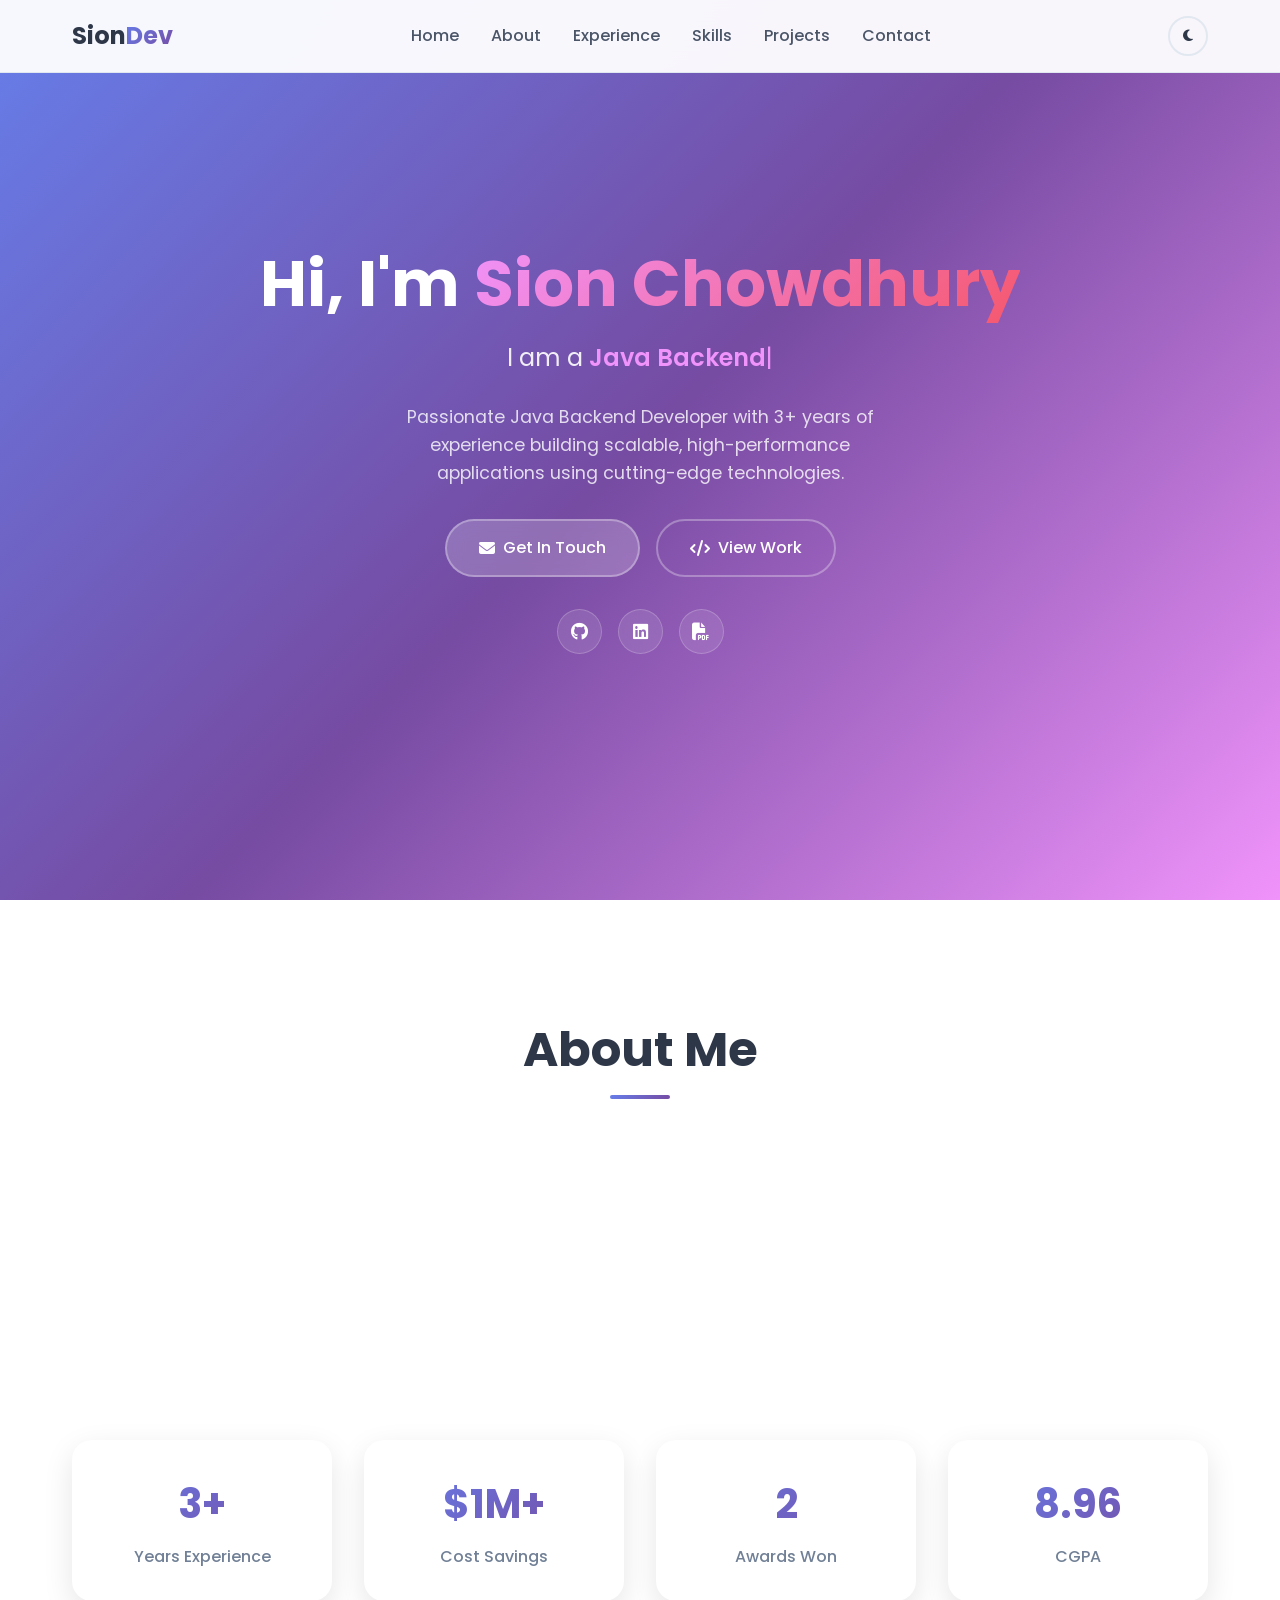
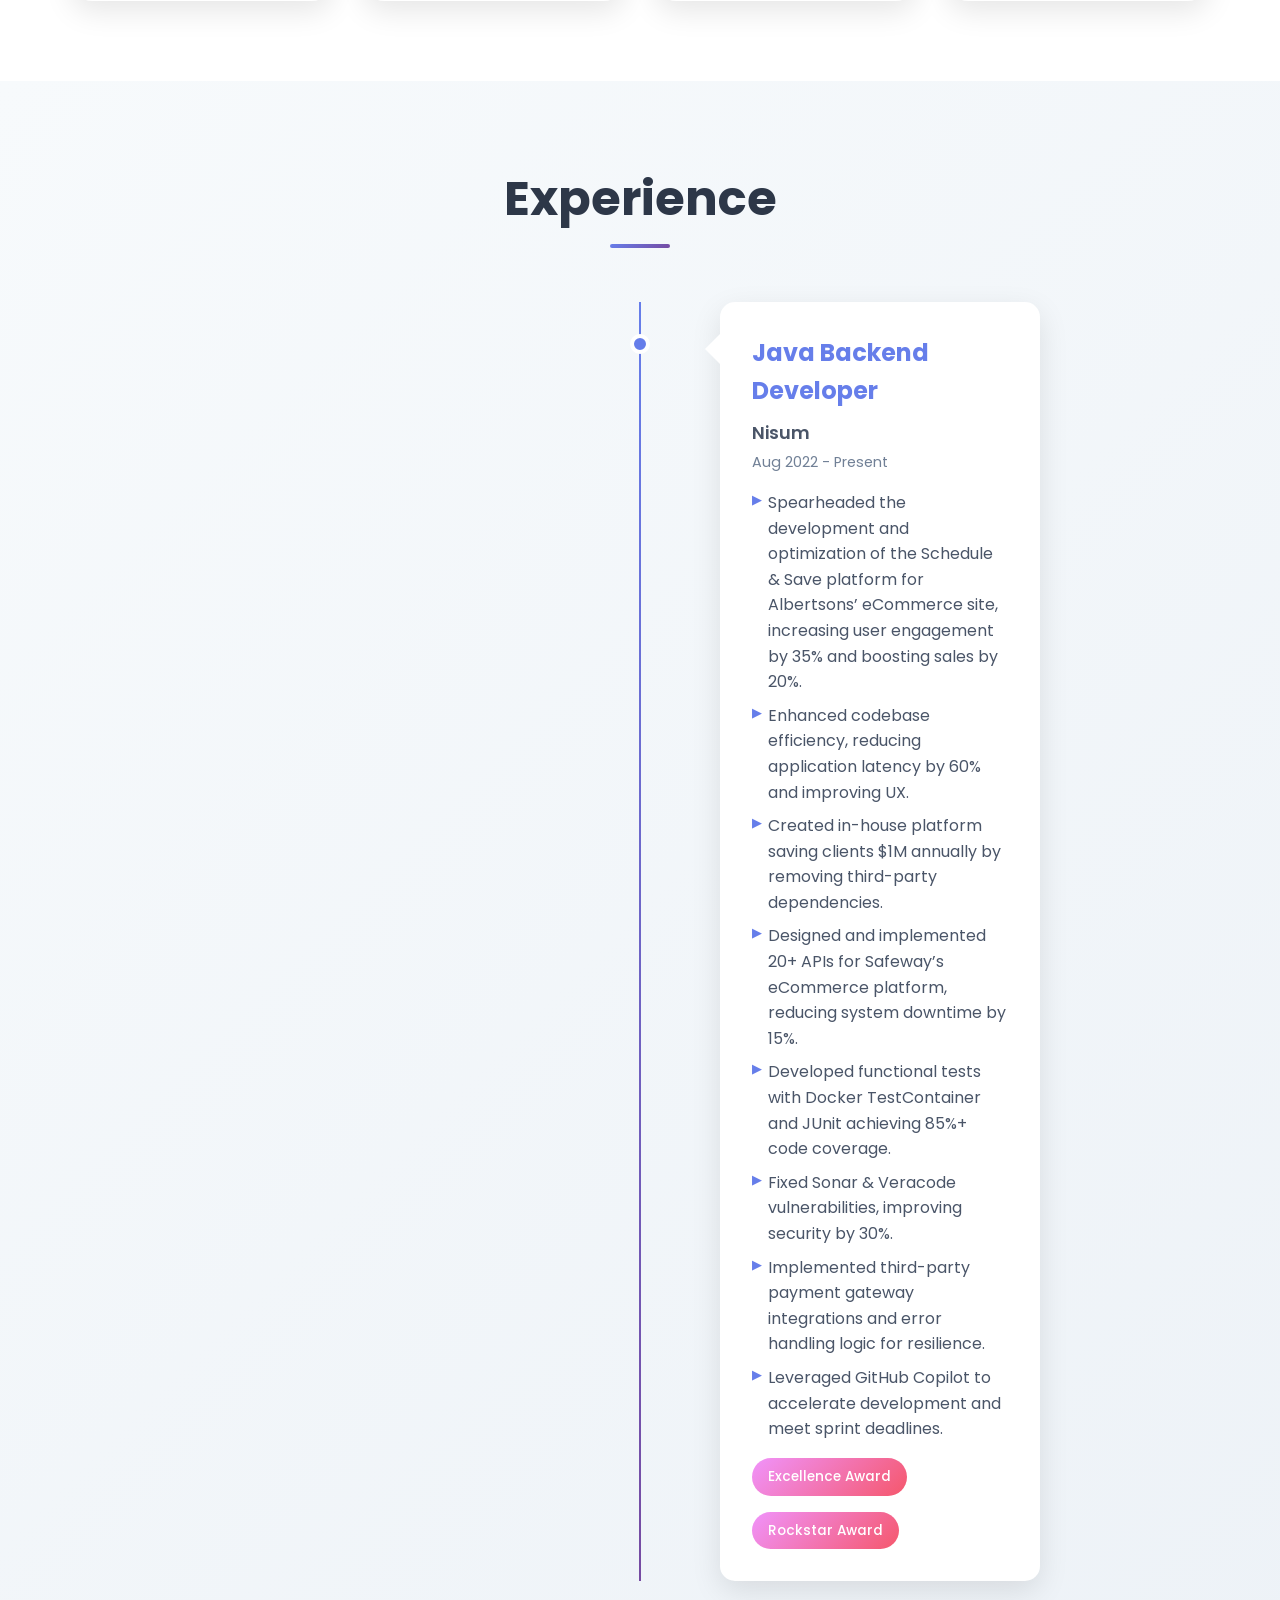
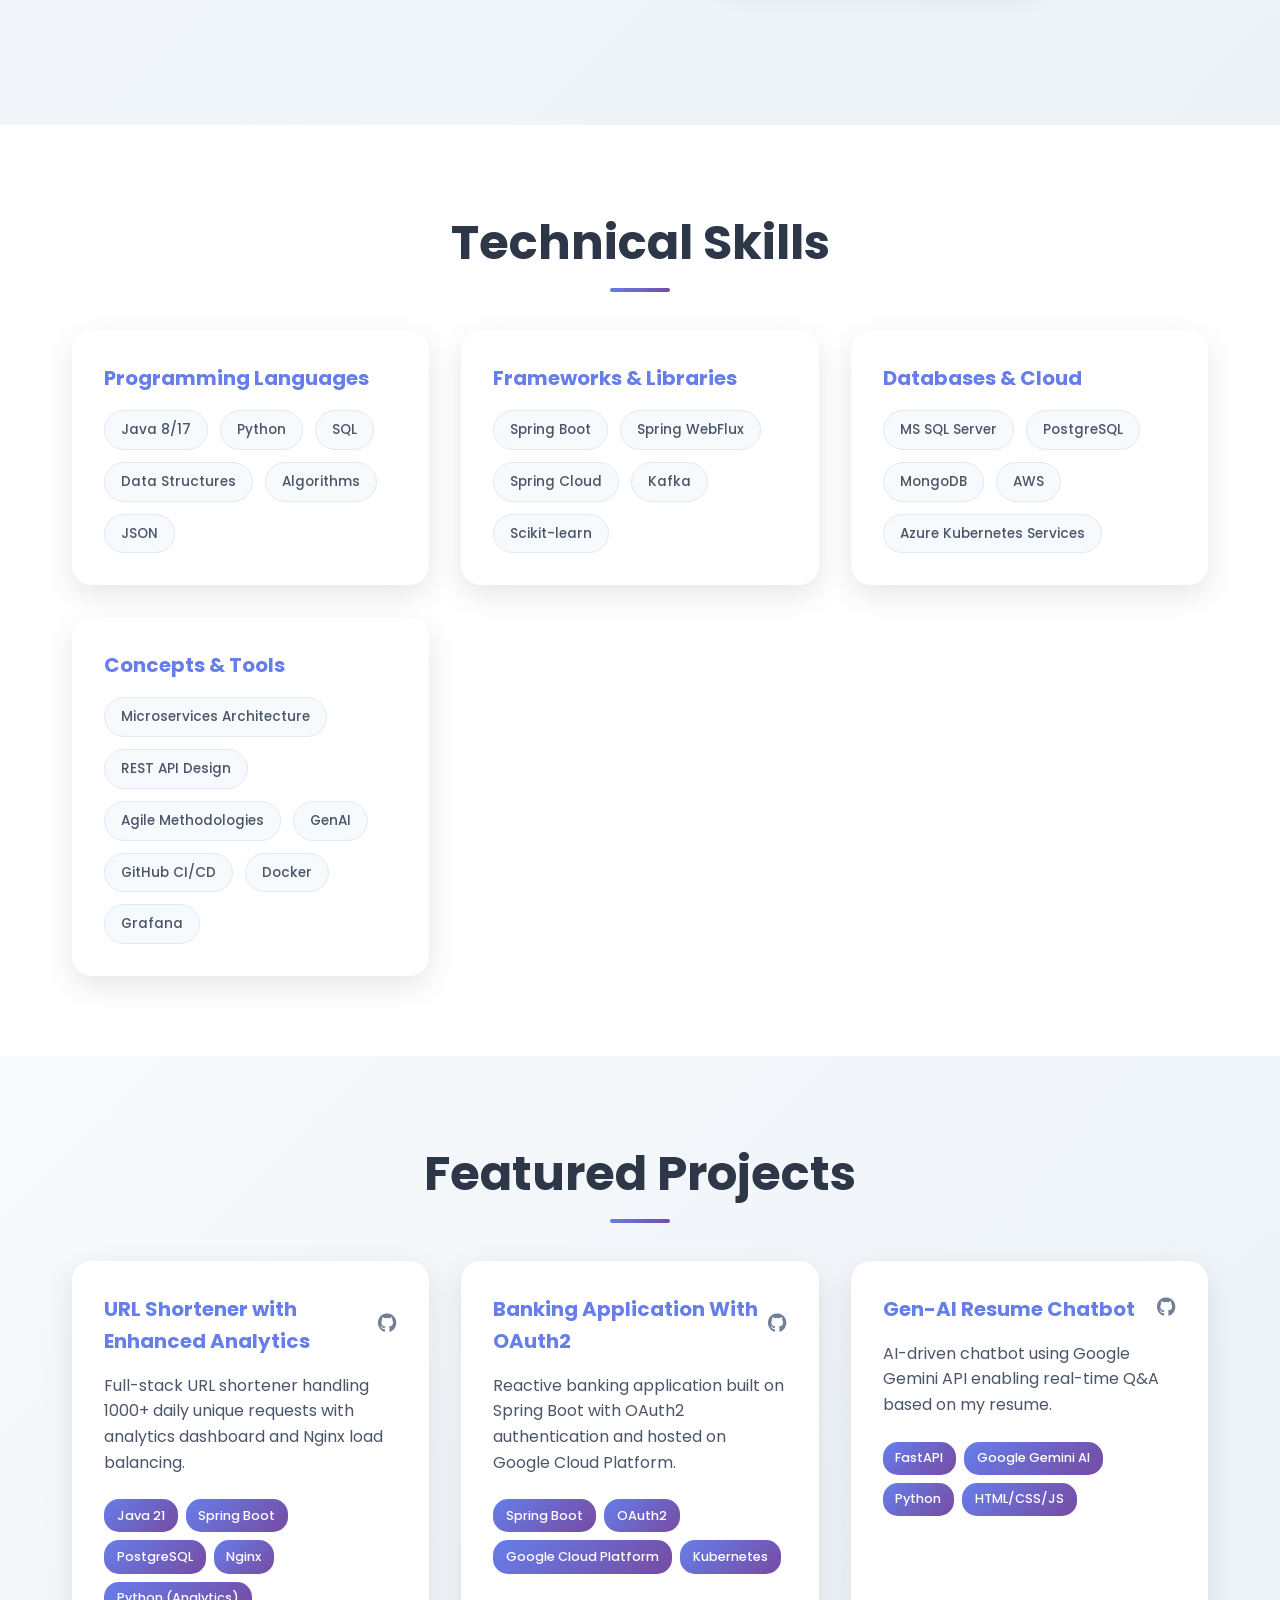
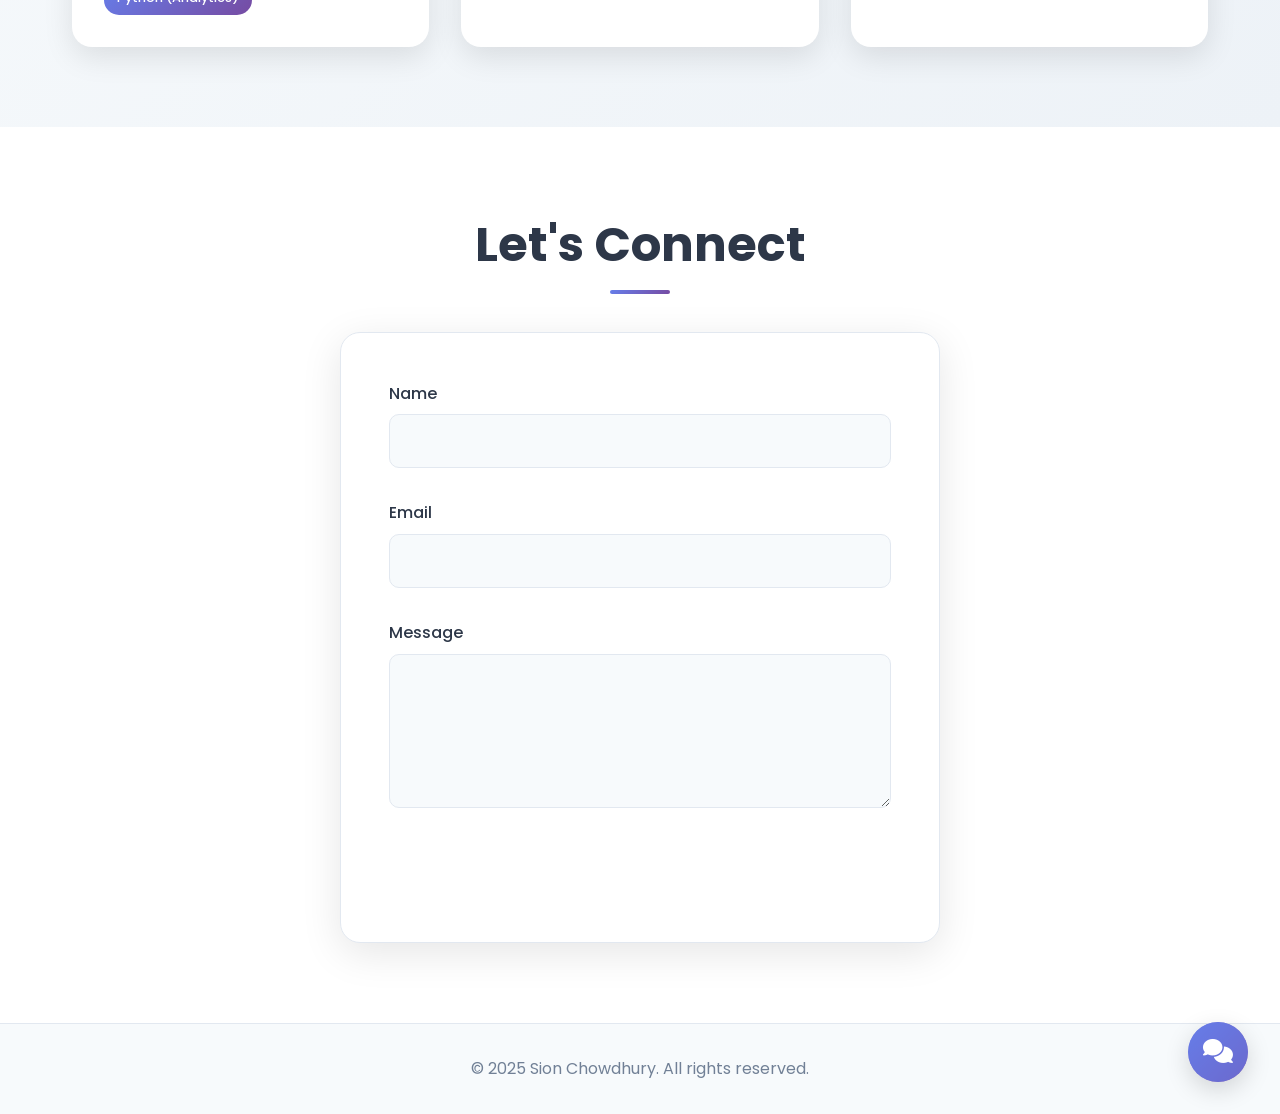
<file: docs/index.html>
<!DOCTYPE html>
<html lang="en">
<head>
    <meta charset="UTF-8">
    <meta name="viewport" content="width=device-width, initial-scale=1.0">
    <title>Sion Chowdhury - Java Backend Developer</title>
    <link rel="stylesheet" href="styles.css">
    <link rel="stylesheet" href="https://cdnjs.cloudflare.com/ajax/libs/font-awesome/6.4.0/css/all.min.css">
    <link rel="preconnect" href="https://fonts.googleapis.com">
    <link rel="preconnect" href="https://fonts.gstatic.com" crossorigin>
    <link href="https://fonts.googleapis.com/css2?family=Poppins:wght@300;400;500;600;700&display=swap" rel="stylesheet">
    <meta name="description" content="Portfolio of Sion Chowdhury, experienced Java Backend Developer specializing in Spring Boot, Kafka, and microservices.">
</head>

<body>
    <!-- Navigation -->
    <nav class="navbar">
        <div class="nav-container">
            <div class="nav-logo">
                <span class="logo-text">Sion<span class="highlight">Dev</span></span>
            </div>
            <div class="nav-menu" id="nav-menu">
                <a href="#hero" class="nav-link">Home</a>
                <a href="#about" class="nav-link">About</a>
                <a href="#experience" class="nav-link">Experience</a>
                <a href="#skills" class="nav-link">Skills</a>
                <a href="#projects" class="nav-link">Projects</a>
                <a href="#contact" class="nav-link">Contact</a>
            </div>
            <div class="nav-toggle" id="nav-toggle">
                <span class="bar"></span>
                <span class="bar"></span>
                <span class="bar"></span>
            </div>
            <button class="theme-toggle" id="theme-toggle">
                <i class="fas fa-moon"></i>
            </button>
        </div>
    </nav>

    <!-- Hero Section -->
    <section id="hero" class="hero">
        <div class="hero-container">
            <div class="hero-content">
                <div class="hero-text-center">
                    <h1 class="hero-title">
                        Hi, I'm <span class="name-highlight">Sion Chowdhury</span>
                    </h1>
                    <div class="hero-subtitle">
                        <span class="typing-text">I am a <span id="typed-text"></span><span class="cursor">|</span></span>
                    </div>
                    <p class="hero-description">
                        Passionate Java Backend Developer with 3+ years of experience building scalable, 
                        high-performance applications using cutting-edge technologies.
                    </p>
                    <div class="hero-buttons">
                        <a href="#contact" class="btn btn-primary">
                            <i class="fas fa-envelope"></i>
                            Get In Touch
                        </a>
                        <a href="#projects" class="btn btn-secondary">
                            <i class="fas fa-code"></i>
                            View Work
                        </a>
                    </div>
                    <div class="hero-social-links">
                        <a href="https://github.com/Sion1407" target="_blank" aria-label="GitHub">
                            <i class="fab fa-github"></i>
                        </a>
                        <a href="http://www.linkedin.com/in/sionchowdhury" target="_blank" aria-label="LinkedIn">
                            <i class="fab fa-linkedin"></i>
                        </a>
                        <a href="/resume.pdf" download="SionChowdhuryJavaDev_3yrs.pdf" aria-label="Resume">
                            <i class="fas fa-file-pdf"></i>
                        </a>
                    </div>
                </div>
            </div>
        </div>
    </section>

    <!-- About Section -->
    <section id="about" class="section">
    <div class="container">
        <h2 class="section-title">About Me</h2>
        <div class="about-content">
            <div class="about-text">
                <p class="about-description">
                    I am a dedicated Java Backend Developer with over 3 years of experience at Nisum, 
                    specializing in designing and deploying scalable, high-performance applications.
                    Skilled in optimizing system performance and enhancing eCommerce platforms, 
                    and proficient in Java, Python, and AI/ML concepts.
                </p>
                <div class="stats-grid">
                    <div class="stat-item">
                        <div class="stat-number">3+</div>
                        <div class="stat-label">Years Experience</div>
                    </div>
                    <div class="stat-item">
                        <div class="stat-number">$1M+</div>
                        <div class="stat-label">Cost Savings</div>
                    </div>
                    <div class="stat-item">
                        <div class="stat-number">2</div>
                        <div class="stat-label">Awards Won</div>
                    </div>
                    <div class="stat-item">
                        <div class="stat-number">8.96</div>
                        <div class="stat-label">CGPA</div>
                    </div>
                </div>
            </div>
        </div>
    </div>
</section>

    

    <!-- Experience Section -->
    <section id="experience" class="section section-alt">
    <div class="container">
        <h2 class="section-title">Experience</h2>
        <div class="timeline">
            <div class="timeline-item">
                <div class="timeline-marker"></div>
                <div class="timeline-content">
                    <div class="timeline-header">
                        <h3>Java Backend Developer</h3>
                        <span class="company">Nisum</span>
                        <span class="duration">Aug 2022 - Present</span>
                    </div>
                    <div class="timeline-description">
                        <ul>
                            <li>Spearheaded the development and optimization of the Schedule & Save platform for Albertsons’ eCommerce site, increasing user engagement by 35% and boosting sales by 20%.</li>
                            <li>Enhanced codebase efficiency, reducing application latency by 60% and improving UX.</li>
                            <li>Created in-house platform saving clients $1M annually by removing third-party dependencies.</li>
                            <li>Designed and implemented 20+ APIs for Safeway’s eCommerce platform, reducing system downtime by 15%.</li>
                            <li>Developed functional tests with Docker TestContainer and JUnit achieving 85%+ code coverage.</li>
                            <li>Fixed Sonar & Veracode vulnerabilities, improving security by 30%.</li>
                            <li>Implemented third-party payment gateway integrations and error handling logic for resilience.</li>
                            <li>Leveraged GitHub Copilot to accelerate development and meet sprint deadlines.</li>
                        </ul>
                    </div>
                    <div class="awards">
                        <span class="award-badge">Excellence Award</span>
                        <span class="award-badge">Rockstar Award</span>
                    </div>
                </div>
            </div>
        </div>
    </div>
</section>

    

    <!-- Skills Section -->
    <section id="skills" class="section">
    <div class="container">
        <h2 class="section-title">Technical Skills</h2>
        <div class="skills-grid">
            <div class="skill-category">
                <h3>Programming Languages</h3>
                <div class="skill-tags">
                    <span class="skill-tag">Java 8/17</span>
                    <span class="skill-tag">Python</span>
                    <span class="skill-tag">SQL</span>
                    <span class="skill-tag">Data Structures</span>
                    <span class="skill-tag">Algorithms</span>
                    <span class="skill-tag">JSON</span>
                </div>
            </div>
            <div class="skill-category">
                <h3>Frameworks & Libraries</h3>
                <div class="skill-tags">
                    <span class="skill-tag">Spring Boot</span>
                    <span class="skill-tag">Spring WebFlux</span>
                    <span class="skill-tag">Spring Cloud</span>
                    <span class="skill-tag">Kafka</span>
                    <span class="skill-tag">Scikit-learn</span>
                </div>
            </div>
            <div class="skill-category">
                <h3>Databases & Cloud</h3>
                <div class="skill-tags">
                    <span class="skill-tag">MS SQL Server</span>
                    <span class="skill-tag">PostgreSQL</span>
                    <span class="skill-tag">MongoDB</span>
                    <span class="skill-tag">AWS</span>
                    <span class="skill-tag">Azure Kubernetes Services</span>
                </div>
            </div>
            <div class="skill-category">
                <h3>Concepts & Tools</h3>
                <div class="skill-tags">
                    <span class="skill-tag">Microservices Architecture</span>
                    <span class="skill-tag">REST API Design</span>
                    <span class="skill-tag">Agile Methodologies</span>
                    <span class="skill-tag">GenAI</span>
                    <span class="skill-tag">GitHub CI/CD</span>
                    <span class="skill-tag">Docker</span>
                    <span class="skill-tag">Grafana</span>
                </div>
            </div>
        </div>
    </div>
</section>

    

    <!-- Projects Section -->
    <section id="projects" class="section section-alt">
    <div class="container">
        <h2 class="section-title">Featured Projects</h2>
        <div class="projects-grid">
            <div class="project-card">
                <div class="project-header">
                    <h3>URL Shortener with Enhanced Analytics</h3>
                    <a href="https://github.com/Sion1407/URL-Shortner" target="_blank" class="project-link">
                        <i class="fab fa-github"></i>
                    </a>
                </div>
                <p class="project-description">
                    Full-stack URL shortener handling 1000+ daily unique requests with analytics dashboard and Nginx load balancing.
                </p>
                <div class="project-tech">
                    <span class="tech-tag">Java 21</span>
                    <span class="tech-tag">Spring Boot</span>
                    <span class="tech-tag">PostgreSQL</span>
                    <span class="tech-tag">Nginx</span>
                    <span class="tech-tag">Python (Analytics)</span>
                </div>
            </div>
            <div class="project-card">
                <div class="project-header">
                    <h3>Banking Application With OAuth2</h3>
                    <a href="https://github.com/Sion1407/FinFlow" target="_blank" class="project-link">
                        <i class="fab fa-github"></i>
                    </a>
                </div>
                <p class="project-description">
                    Reactive banking application built on Spring Boot with OAuth2 authentication and hosted on Google Cloud Platform.
                </p>
                <div class="project-tech">
                    <span class="tech-tag">Spring Boot</span>
                    <span class="tech-tag">OAuth2</span>
                    <span class="tech-tag">Google Cloud Platform</span>
                    <span class="tech-tag">Kubernetes</span>
                </div>
            </div>
            <div class="project-card">
                <div class="project-header">
                    <h3>Gen-AI Resume Chatbot</h3>
                    <a href="https://github.com/Sion1407/AI-Resume-Chatbot" target="_blank" class="project-link">
                        <i class="fab fa-github"></i>
                    </a>
                </div>
                <p class="project-description">
                    AI-driven chatbot using Google Gemini API enabling real-time Q&A based on my resume.
                </p>
                <div class="project-tech">
                    <span class="tech-tag">FastAPI</span>
                    <span class="tech-tag">Google Gemini AI</span>
                    <span class="tech-tag">Python</span>
                    <span class="tech-tag">HTML/CSS/JS</span>
                </div>
            </div>
        </div>
    </div>
</section>

    

    <!-- Contact Section -->
    <section id="contact" class="section">
        <div class="container">
            <h2 class="section-title">Let's Connect</h2>
            <div class="contact-content">
                <div class="contact-form-container">
                    <form id="contact-form" class="contact-form">
                        <div class="form-group">
                            <label for="name">Name</label>
                            <input type="text" id="name" name="name" required>
                        </div>
                        <div class="form-group">
                            <label for="email">Email</label>
                            <input type="email" id="email" name="email" required>
                        </div>
                        <div class="form-group">
                            <label for="message">Message</label>
                            <textarea id="message" name="message" rows="6" required></textarea>
                        </div>
                        <button type="submit" class="btn btn-primary">
                            <i class="fas fa-paper-plane"></i>
                            Send Message
                        </button>
                    </form>
                </div>
            </div>
        </div>
    </section>

    <!-- Footer -->
    <footer class="footer">
        <div class="container">
            <div class="footer-content">
                <p>&copy; 2025 Sion Chowdhury. All rights reserved.</p>
            </div>
        </div>
    </footer>

    <!-- Enhanced AI Chatbot -->
    <div class="chatbot-container" id="chatbot-container">
        <!-- Chat Toggle Button -->
        <div class="chat-button" id="chat-button">
            <div class="chat-button-icon">
                <i class="fas fa-comments"></i>
            </div>
            <div class="chat-button-pulse"></div>
        </div>

        <!-- Chat Window -->
        <div class="chat-window" id="chat-window">
            <div class="chat-header">
                <div class="chat-avatar">
                    <i class="fas fa-robot"></i>
                </div>
                <div class="chat-header-info">
                    <div class="chat-title">Sion's Assistant</div>
                    <div class="chat-status">Online</div>
                </div>
                <button class="chat-close" id="chat-close">
                    <i class="fas fa-times"></i>
                </button>
            </div>

            <div class="chat-messages" id="chat-messages">
                <div class="chat-message bot-message" id="welcome-message">
                    <div class="message-avatar">
                        <i class="fas fa-robot"></i>
                    </div>
                    <div class="message-content">
                        <div class="message-bubble">
                            <div class="typing-indicator" id="welcome-typing">
                                <span></span>
                                <span></span>
                                <span></span>
                            </div>
                            <div class="message-text" id="welcome-text" style="display: none;">
                                Hi! I'm Sion's AI assistant. Ask me anything about his experience, skills, or projects! 🚀
                            </div>
                        </div>
                    </div>
                </div>
            </div>

            <div class="chat-input-container">
                <div class="chat-input-wrapper">
                    <input type="text" id="chat-input" placeholder="Ask about Sion's experience..." maxlength="500">
                    <button class="chat-send-btn" id="chat-send-btn">
                        <i class="fas fa-paper-plane"></i>
                    </button>
                </div>
                <div class="chat-suggestions" id="chat-suggestions">
                    <button class="suggestion-btn">Tell me about Sion's experience</button>
                    <button class="suggestion-btn">What technologies does he use?</button>
                    <button class="suggestion-btn">Show me his projects</button>
                </div>
            </div>
        </div>
    </div>

    <script src="script.js"></script>
</body>
</html>
</file>
<file: docs/styles.css>
/* ===== MODERN PORTFOLIO CSS WITH INNOVATIVE OVERLAPPING SOLUTION ===== */

/* CSS Variables for Theme Management */
:root {
    /* Light Theme Colors */
    --primary-color: #667eea;
    --secondary-color: #764ba2;
    --accent-color: #f093fb;
    --text-primary: #2d3748;
    --text-secondary: #4a5568;
    --text-muted: #718096;
    --bg-primary: #ffffff;
    --bg-secondary: #f7fafc;
    --bg-alt: #edf2f7;
    --border-color: #e2e8f0;
    --shadow-light: rgba(0, 0, 0, 0.1);
    --shadow-medium: rgba(0, 0, 0, 0.15);
    --shadow-heavy: rgba(0, 0, 0, 0.25);
    
    /* Gradients */
    --gradient-primary: linear-gradient(135deg, #667eea 0%, #764ba2 100%);
    --gradient-accent: linear-gradient(135deg, #f093fb 0%, #f5576c 100%);
    --gradient-hero: linear-gradient(135deg, #667eea 0%, #764ba2 50%, #f093fb 100%);
    
    /* Spacing */
    --section-padding: 5rem 0;
    --container-padding: 0 2rem;
    
    /* Typography */
    --font-family: 'Poppins', -apple-system, BlinkMacSystemFont, 'Segoe UI', Roboto, sans-serif;
    --font-weight-light: 300;
    --font-weight-normal: 400;
    --font-weight-medium: 500;
    --font-weight-semibold: 600;
    --font-weight-bold: 700;
    
    /* Transitions */
    --transition-fast: all 0.2s ease;
    --transition-medium: all 0.3s ease;
    --transition-slow: all 0.5s ease;
    --transition-smooth: all 0.4s cubic-bezier(0.25, 0.46, 0.45, 0.94);
    
    /* Innovative Spacing Variables */
    --hero-social-offset: 0px;
    --about-margin-dynamic: 2rem;
}

/* Dark Theme */
[data-theme="dark"] {
    --primary-color: #667eea;
    --secondary-color: #764ba2;
    --accent-color: #f093fb;
    --text-primary: #f7fafc;
    --text-secondary: #e2e8f0;
    --text-muted: #a0aec0;
    --bg-primary: #1a202c;
    --bg-secondary: #2d3748;
    --bg-alt: #4a5568;
    --border-color: #4a5568;
    --shadow-light: rgba(0, 0, 0, 0.3);
    --shadow-medium: rgba(0, 0, 0, 0.4);
    --shadow-heavy: rgba(0, 0, 0, 0.6);
}

/* ===== BASE STYLES ===== */
* {
    margin: 0;
    padding: 0;
    box-sizing: border-box;
}

html {
    scroll-behavior: smooth;
    font-size: 16px;
    /* Enhanced scrolling performance */
    -webkit-overflow-scrolling: touch;
    scroll-padding-top: 80px;
}

body {
    font-family: var(--font-family);
    font-weight: var(--font-weight-normal);
    line-height: 1.6;
    color: var(--text-primary);
    background-color: var(--bg-primary);
    transition: var(--transition-medium);
    overflow-x: hidden;
    /* Enhanced scrolling performance */
    -webkit-backface-visibility: hidden;
    backface-visibility: hidden;
    -webkit-perspective: 1000;
    perspective: 1000;
}

/* ===== NAVIGATION WITH SCROLL EFFECTS ===== */
.navbar {
    position: fixed;
    top: 0;
    left: 0;
    right: 0;
    background: rgba(255, 255, 255, 0.95);
    backdrop-filter: blur(20px);
    border-bottom: 1px solid var(--border-color);
    z-index: 1000;
    transition: var(--transition-smooth);
    transform: translateY(0);
}

.navbar.scrolled {
    padding: 0.5rem 0;
    box-shadow: 0 4px 20px var(--shadow-light);
}

.navbar.hidden {
    transform: translateY(-100%);
}

[data-theme="dark"] .navbar {
    background: rgba(26, 32, 44, 0.95);
}

.nav-container {
    max-width: 1200px;
    margin: 0 auto;
    padding: 1rem 2rem;
    display: flex;
    justify-content: space-between;
    align-items: center;
    transition: var(--transition-medium);
}

.nav-logo .logo-text {
    font-size: 1.5rem;
    font-weight: var(--font-weight-bold);
    color: var(--text-primary);
}

.highlight {
    background: var(--gradient-primary);
    -webkit-background-clip: text;
    -webkit-text-fill-color: transparent;
    background-clip: text;
}

.nav-menu {
    display: flex;
    gap: 2rem;
}

.nav-link {
    color: var(--text-secondary);
    text-decoration: none;
    font-weight: var(--font-weight-medium);
    position: relative;
    transition: var(--transition-fast);
}

.nav-link:hover {
    color: var(--primary-color);
}

.nav-link::after {
    content: '';
    position: absolute;
    bottom: -5px;
    left: 0;
    width: 0;
    height: 2px;
    background: var(--gradient-primary);
    transition: var(--transition-fast);
}

.nav-link:hover::after {
    width: 100%;
}

.theme-toggle {
    background: none;
    border: 2px solid var(--border-color);
    color: var(--text-primary);
    padding: 0.5rem;
    border-radius: 50%;
    cursor: pointer;
    transition: var(--transition-fast);
    display: flex;
    align-items: center;
    justify-content: center;
    width: 40px;
    height: 40px;
}

.theme-toggle:hover {
    border-color: var(--primary-color);
    color: var(--primary-color);
    transform: rotate(180deg);
}

.nav-toggle {
    display: none;
    flex-direction: column;
    cursor: pointer;
}

.bar {
    width: 25px;
    height: 3px;
    background: var(--text-primary);
    margin: 3px 0;
    transition: var(--transition-fast);
    border-radius: 2px;
}

/* ===== HERO SECTION WITH INNOVATIVE SOCIAL POSITIONING ===== */
.hero {
    min-height: 100vh;
    background: var(--gradient-hero);
    position: relative;
    display: flex;
    align-items: center;
    overflow: hidden;
}

.hero-container {
    max-width: 1200px;
    margin: 0 auto;
    padding: var(--container-padding);
    position: relative;
    z-index: 2;
}

.hero-content {
    display: flex;
    justify-content: center;
    align-items: center;
    text-align: center;
    max-width: 800px;
    margin: 0 auto;
}

.hero-text-center {
    width: 100%;
}

.hero-title {
    font-size: clamp(2.5rem, 5vw, 4rem);
    font-weight: var(--font-weight-bold);
    color: white;
    margin-bottom: 1rem;
    line-height: 1.2;
    text-align: center;
}

.name-highlight {
    background: linear-gradient(135deg, #f093fb 0%, #f5576c 100%);
    -webkit-background-clip: text;
    -webkit-text-fill-color: transparent;
    background-clip: text;
}

.hero-subtitle {
    font-size: 1.5rem;
    color: rgba(255, 255, 255, 0.9);
    margin-bottom: 1.5rem;
    min-height: 2.5rem;
    text-align: center;
    width: 100%;
}

.typing-text {
    display: block;
    width: 100%;
    text-align: center;
}

#typed-text {
    color: #f093fb;
    font-weight: var(--font-weight-semibold);
}

.cursor {
    animation: blink 1s infinite;
    color: #f093fb;
}

@keyframes blink {
    0%, 50% { opacity: 1; }
    51%, 100% { opacity: 0; }
}

.hero-description {
    font-size: 1.1rem;
    color: rgba(255, 255, 255, 0.8);
    margin: 0 auto 2rem;
    max-width: 500px;
    text-align: center;
}

.hero-buttons {
    display: flex;
    gap: 1rem;
    flex-wrap: wrap;
    justify-content: center;
    margin-bottom: 2rem;
}

.btn {
    display: inline-flex;
    align-items: center;
    gap: 0.5rem;
    padding: 0.875rem 2rem;
    border-radius: 50px;
    font-weight: var(--font-weight-medium);
    text-decoration: none;
    border: none;
    cursor: pointer;
    transition: var(--transition-medium);
    position: relative;
    overflow: hidden;
}

.btn-primary {
    background: rgba(255, 255, 255, 0.2);
    color: white;
    border: 2px solid rgba(255, 255, 255, 0.3);
    backdrop-filter: blur(10px);
}

.btn-primary:hover {
    background: rgba(255, 255, 255, 0.3);
    transform: translateY(-2px);
    box-shadow: 0 10px 25px rgba(0, 0, 0, 0.2);
}

.btn-secondary {
    background: transparent;
    color: white;
    border: 2px solid rgba(255, 255, 255, 0.3);
}

.btn-secondary:hover {
    background: rgba(255, 255, 255, 0.1);
    transform: translateY(-2px);
}

/* INNOVATIVE HERO SOCIAL LINKS WITH SCROLL-AWARE POSITIONING */
.hero-social-links {
    display: flex;
    gap: 1rem;
    margin-top: 2rem;
    justify-content: center;
    position: relative;
    z-index: 10;
    transform: translateY(var(--hero-social-offset));
    transition: var(--transition-smooth);
}

.hero-social-links.floating {
    position: fixed;
    top: 50%;
    right: 2rem;
    flex-direction: column;
    transform: translateY(-50%);
    background: rgba(255, 255, 255, 0.1);
    backdrop-filter: blur(15px);
    padding: 1rem 0.5rem;
    border-radius: 25px;
    border: 1px solid rgba(255, 255, 255, 0.2);
    animation: fadeInFloat 0.5s ease;
}

[data-theme="dark"] .hero-social-links.floating {
    background: rgba(26, 32, 44, 0.8);
    border: 1px solid rgba(255, 255, 255, 0.1);
}

.hero-social-links.floating a {
    margin: 0.25rem 0;
    width: 40px;
    height: 40px;
    font-size: 1rem;
}

@keyframes fadeInFloat {
    from {
        opacity: 0;
        transform: translateY(-50%) translateX(100px);
    }
    to {
        opacity: 1;
        transform: translateY(-50%) translateX(0);
    }
}

.hero-social-links a {
    width: 45px;
    height: 45px;
    background: rgba(255, 255, 255, 0.1);
    backdrop-filter: blur(10px);
    border: 1px solid rgba(255, 255, 255, 0.2);
    border-radius: 50%;
    display: flex;
    align-items: center;
    justify-content: center;
    color: white;
    font-size: 1.1rem;
    transition: var(--transition-medium);
    text-decoration: none;
    position: relative;
    overflow: hidden;
}

.hero-social-links a::before {
    content: '';
    position: absolute;
    top: 0;
    left: -100%;
    width: 100%;
    height: 100%;
    background: var(--gradient-accent);
    transition: var(--transition-medium);
    z-index: -1;
}

.hero-social-links a:hover::before {
    left: 0;
}

.hero-social-links a:hover {
    transform: translateY(-3px) scale(1.1);
    box-shadow: 0 8px 25px rgba(0, 0, 0, 0.3);
    border-color: transparent;
}


/* ===== SECTIONS WITH DYNAMIC SPACING ===== */
.section {
    padding: var(--section-padding);
    position: relative;
    transition: var(--transition-medium);
}

/* INNOVATIVE ABOUT SECTION WITH ADAPTIVE SPACING */
#about {
    margin-top: var(--about-margin-dynamic);
    transition: margin-top 0.3s ease-out, padding-top 0.3s ease-out;
    /* Prevent layout thrashing during scroll */
    will-change: margin-top, padding-top;
}

#about.expanded-spacing {
    margin-top: 3rem;
    padding-top: 4rem;
}

.section-alt {
    background: linear-gradient(135deg, var(--bg-secondary) 0%, var(--bg-alt) 100%);
}

.container {
    max-width: 1200px;
    margin: 0 auto;
    padding: var(--container-padding);
}

.section-title {
    font-size: clamp(2rem, 4vw, 3rem);
    font-weight: var(--font-weight-bold);
    text-align: center;
    margin-bottom: 3rem;
    position: relative;
    opacity: 0;
    transform: translateY(30px);
    transition: var(--transition-slow);
}

.section-title.animated {
    opacity: 1;
    transform: translateY(0);
}

.section-title::after {
    content: '';
    position: absolute;
    bottom: -10px;
    left: 50%;
    transform: translateX(-50%);
    width: 60px;
    height: 4px;
    background: var(--gradient-primary);
    border-radius: 2px;
}

/* ===== ABOUT SECTION WITH ENHANCED LAYOUT ===== */
.about-content {
    text-align: center;
}

.about-description {
    font-size: 1.2rem;
    color: var(--text-primary);
    max-width: 700px;
    margin: 0 auto 3rem;
    line-height: 1.8;
    background: var(--bg-primary);
    backdrop-filter: blur(10px);
    padding: 2.5rem;
    border-radius: 20px;
    border: 1px solid var(--border-color);
    box-shadow: 0 10px 40px var(--shadow-light);
    opacity: 0;
    transform: translateY(30px);
    transition: var(--transition-slow);
    position: relative;
    z-index: 5;
}

.about-description.animated {
    opacity: 1;
    transform: translateY(0);
}

.stats-grid {
    display: grid;
    grid-template-columns: repeat(auto-fit, minmax(150px, 1fr));
    gap: 2rem;
    margin-top: 3rem;
}

.stat-item {
    text-align: center;
    padding: 2rem;
    background: var(--bg-primary);
    border-radius: 20px;
    box-shadow: 0 10px 30px var(--shadow-light);
    transition: var(--transition-medium);
    opacity: 0;
    transform: translateY(30px) scale(0.9);
    position: relative;
    overflow: hidden;
}

.stat-item.animated {
    opacity: 1;
    transform: translateY(0) scale(1);
}

.stat-item::before {
    content: '';
    position: absolute;
    top: 0;
    left: -100%;
    width: 100%;
    height: 100%;
    background: var(--gradient-primary);
    opacity: 0.05;
    transition: var(--transition-medium);
    z-index: 1;
}

.stat-item:hover::before {
    left: 0;
}

.stat-item:hover {
    transform: translateY(-8px) scale(1.05);
    box-shadow: 0 20px 50px var(--shadow-medium);
}

.stat-number {
    font-size: 2.5rem;
    font-weight: var(--font-weight-bold);
    background: var(--gradient-primary);
    -webkit-background-clip: text;
    -webkit-text-fill-color: transparent;
    background-clip: text;
    margin-bottom: 0.5rem;
    position: relative;
    z-index: 2;
}

.stat-label {
    color: var(--text-muted);
    font-weight: var(--font-weight-medium);
    position: relative;
    z-index: 2;
}

/* ===== EXPERIENCE SECTION ===== */
.timeline {
    position: relative;
    max-width: 800px;
    margin: 0 auto;
}

.timeline::before {
    content: '';
    position: absolute;
    left: 50%;
    top: 0;
    width: 2px;
    height: 100%;
    background: var(--gradient-primary);
    transform: translateX(-50%);
}

.timeline-item {
    position: relative;
    margin: 4rem 0;
    opacity: 0;
    transform: translateX(-50px);
    transition: var(--transition-slow);
}

.timeline-item.animated {
    opacity: 1;
    transform: translateX(0);
}

.timeline-marker {
    position: absolute;
    left: 50%;
    top: 2rem;
    width: 20px;
    height: 20px;
    background: var(--primary-color);
    border: 4px solid var(--bg-primary);
    border-radius: 50%;
    transform: translateX(-50%);
    z-index: 3;
}

.timeline-content {
    background: var(--bg-primary);
    padding: 2rem;
    border-radius: 15px;
    margin-left: 60%;
    box-shadow: 0 10px 30px var(--shadow-light);
    position: relative;
}

.timeline-content::before {
    content: '';
    position: absolute;
    left: -15px;
    top: 2rem;
    width: 0;
    height: 0;
    border-style: solid;
    border-width: 15px 15px 15px 0;
    border-color: transparent var(--bg-primary) transparent transparent;
}

.timeline-header h3 {
    color: var(--primary-color);
    font-size: 1.5rem;
    margin-bottom: 0.5rem;
}

.company {
    color: var(--text-secondary);
    font-weight: var(--font-weight-semibold);
    font-size: 1.1rem;
}

.duration {
    color: var(--text-muted);
    font-size: 0.9rem;
    display: block;
    margin-top: 0.25rem;
}

.timeline-description ul {
    margin: 1rem 0;
    color: var(--text-secondary);
    list-style: none;
    padding-left: 0;
}

.timeline-description li {
    margin: 0.5rem 0;
    padding-left: 1rem;
    position: relative;
}

.timeline-description li::before {
    content: '▶';
    position: absolute;
    left: 0;
    color: var(--primary-color);
    font-size: 0.8rem;
}

.awards {
    display: flex;
    gap: 1rem;
    margin-top: 1rem;
    flex-wrap: wrap;
}

.award-badge {
    background: var(--gradient-accent);
    color: white;
    padding: 0.5rem 1rem;
    border-radius: 20px;
    font-size: 0.85rem;
    font-weight: var(--font-weight-medium);
}

/* ===== SKILLS SECTION ===== */
.skills-grid {
    display: grid;
    grid-template-columns: repeat(auto-fit, minmax(300px, 1fr));
    gap: 2rem;
}

.skill-category {
    background: var(--bg-primary);
    padding: 2rem;
    border-radius: 20px;
    box-shadow: 0 10px 30px var(--shadow-light);
    transition: var(--transition-medium);
    opacity: 0;
    transform: translateY(30px);
    position: relative;
    overflow: hidden;
}

.skill-category.animated {
    opacity: 1;
    transform: translateY(0);
}

.skill-category::before {
    content: '';
    position: absolute;
    top: 0;
    left: -100%;
    width: 100%;
    height: 100%;
    background: var(--gradient-primary);
    opacity: 0.03;
    transition: var(--transition-medium);
}

.skill-category:hover::before {
    left: 0;
}

.skill-category:hover {
    transform: translateY(-5px);
    box-shadow: 0 20px 40px var(--shadow-medium);
}

.skill-category h3 {
    color: var(--primary-color);
    margin-bottom: 1rem;
    font-size: 1.25rem;
}

.skill-tags {
    display: flex;
    flex-wrap: wrap;
    gap: 0.75rem;
}

.skill-tag {
    background: var(--bg-secondary);
    color: var(--text-secondary);
    padding: 0.5rem 1rem;
    border-radius: 25px;
    font-size: 0.85rem;
    font-weight: var(--font-weight-medium);
    transition: var(--transition-fast);
    border: 1px solid var(--border-color);
}

.skill-tag:hover {
    background: var(--primary-color);
    color: white;
    border-color: var(--primary-color);
    transform: translateY(-2px);
}

/* ===== PROJECTS SECTION ===== */
.projects-grid {
    display: grid;
    grid-template-columns: repeat(auto-fit, minmax(350px, 1fr));
    gap: 2rem;
}

.project-card {
    background: var(--bg-primary);
    border-radius: 20px;
    padding: 2rem;
    box-shadow: 0 10px 30px var(--shadow-light);
    transition: var(--transition-medium);
    opacity: 0;
    transform: translateY(30px);
    position: relative;
    overflow: hidden;
}

.project-card.animated {
    opacity: 1;
    transform: translateY(0);
}

.project-card::before {
    content: '';
    position: absolute;
    top: 0;
    left: -100%;
    width: 100%;
    height: 100%;
    background: var(--gradient-primary);
    opacity: 0.02;
    transition: var(--transition-medium);
}

.project-card:hover::before {
    left: 0;
}

.project-card:hover {
    transform: translateY(-8px);
    box-shadow: 0 20px 50px var(--shadow-medium);
}

.project-header {
    display: flex;
    justify-content: space-between;
    align-items: center;
    margin-bottom: 1rem;
}

.project-header h3 {
    color: var(--primary-color);
    font-size: 1.25rem;
}

.project-link {
    color: var(--text-muted);
    font-size: 1.2rem;
    transition: var(--transition-fast);
}

.project-link:hover {
    color: var(--primary-color);
    transform: scale(1.1);
}

.project-description {
    color: var(--text-secondary);
    line-height: 1.6;
    margin-bottom: 1.5rem;
}

.project-tech {
    display: flex;
    flex-wrap: wrap;
    gap: 0.5rem;
}

.tech-tag {
    background: var(--gradient-primary);
    color: white;
    padding: 0.4rem 0.8rem;
    border-radius: 15px;
    font-size: 0.8rem;
    font-weight: var(--font-weight-medium);
    transition: var(--transition-fast);
}

.tech-tag:hover {
    transform: translateY(-2px);
    box-shadow: 0 4px 12px var(--shadow-light);
}

/* ===== CONTACT SECTION ===== */
.contact-content {
    max-width: 600px;
    margin: 0 auto;
}

.contact-form {
    background: var(--bg-primary);
    padding: 3rem;
    border-radius: 20px;
    box-shadow: 0 10px 40px var(--shadow-light);
    border: 1px solid var(--border-color);
}

.form-group {
    margin-bottom: 2rem;
}

.form-group label {
    display: block;
    margin-bottom: 0.5rem;
    color: var(--text-primary);
    font-weight: var(--font-weight-medium);
}

.form-group input,
.form-group textarea {
    width: 100%;
    padding: 1rem;
    border: 1px solid var(--border-color);
    border-radius: 10px;
    background: var(--bg-secondary);
    color: var(--text-primary);
    font-family: var(--font-family);
    transition: var(--transition-fast);
    resize: vertical;
}

.form-group input:focus,
.form-group textarea:focus {
    outline: none;
    border-color: var(--primary-color);
    box-shadow: 0 0 0 3px rgba(102, 126, 234, 0.1);
}

.form-group textarea {
    min-height: 120px;
}

/* ===== FOOTER ===== */
.footer {
    background: var(--bg-secondary);
    padding: 2rem 0;
    text-align: center;
    border-top: 1px solid var(--border-color);
}

.footer-content {
    color: var(--text-muted);
}

/* ===== MOBILE STYLES ===== */
@media (max-width: 768px) {
    .nav-menu {
        position: fixed;
        top: 0;
        left: -100%;
        width: 100%;
        height: 100vh;
        background: var(--bg-primary);
        flex-direction: column;
        justify-content: center;
        align-items: center;
        gap: 3rem;
        transition: var(--transition-smooth);
        z-index: 999;
    }

    .nav-menu.active {
        left: 0;
    }

    .nav-toggle {
        display: flex;
        z-index: 1001;
    }

    .hero-social-links.floating {
        display: none;
    }

    .timeline::before {
        left: 20px;
    }

    .timeline-content {
        margin-left: 60px;
        margin-right: 0;
    }

    .timeline-content::before {
        left: -15px;
    }

    .timeline-marker {
        left: 20px;
    }

    .hero-buttons {
        flex-direction: column;
        align-items: center;
    }

    .btn {
        width: 200px;
        justify-content: center;
    }

    .stats-grid {
        grid-template-columns: repeat(2, 1fr);
        gap: 1rem;
    }

    .skills-grid,
    .projects-grid {
        grid-template-columns: 1fr;
    }

    #about.expanded-spacing {
        margin-top: 2rem;
        padding-top: 3rem;
    }
}

@media (max-width: 480px) {
    .nav-container {
        padding: 1rem;
    }

    .hero-title {
        font-size: 2rem;
    }

    .hero-subtitle {
        font-size: 1.2rem;
    }

    .stats-grid {
        grid-template-columns: 1fr;
    }

    .stat-item {
        padding: 1.5rem;
    }

    .about-description {
        padding: 1.5rem;
        font-size: 1.1rem;
    }
}

/* ===== SMOOTH ANIMATIONS ===== */
.fade-in {
    animation: fadeIn 0.6s ease forwards;
}

.slide-up {
    animation: slideUp 0.6s ease forwards;
}

@keyframes fadeIn {
    from { opacity: 0; }
    to { opacity: 1; }
}

@keyframes slideUp {
    from {
        opacity: 0;
        transform: translateY(30px);
    }
    to {
        opacity: 1;
        transform: translateY(0);
    }
}

/* ===== ENHANCED AI CHATBOT STYLES ===== */

/* Chatbot Container */
.chatbot-container {
    position: fixed;
    bottom: 2rem;
    right: 2rem;
    z-index: 9999;
    font-family: var(--font-family);
}

/* Chat Toggle Button */
.chat-button {
    position: fixed;
    bottom: 2rem;
    right: 2rem;
    width: 60px;
    height: 60px;
    background: var(--gradient-primary);
    border-radius: 50%;
    display: flex;
    align-items: center;
    justify-content: center;
    cursor: pointer;
    box-shadow: 0 8px 25px var(--shadow-medium);
    transition: var(--transition-medium);
    border: none;
    overflow: hidden;
    animation: chatBounce 2s infinite ease-in-out;
}

.chat-button:hover {
    transform: scale(1.1);
    box-shadow: 0 12px 35px var(--shadow-heavy);
}

.chat-button-icon {
    color: white;
    font-size: 1.5rem;
    z-index: 2;
    transition: var(--transition-fast);
}

.chat-button.active .chat-button-icon {
    transform: rotate(180deg);
}

/* Pulse Animation */
.chat-button-pulse {
    position: absolute;
    top: 50%;
    left: 50%;
    width: 100%;
    height: 100%;
    background: var(--primary-color);
    border-radius: 50%;
    transform: translate(-50%, -50%);
    animation: pulse 2s infinite;
    opacity: 0.6;
}

@keyframes pulse {
    0% {
        transform: translate(-50%, -50%) scale(1);
        opacity: 0.6;
    }
    70% {
        transform: translate(-50%, -50%) scale(1.4);
        opacity: 0;
    }
    100% {
        transform: translate(-50%, -50%) scale(1);
        opacity: 0;
    }
}

@keyframes chatBounce {
    0%, 20%, 50%, 80%, 100% {
        transform: translateY(0);
    }
    40% {
        transform: translateY(-5px);
    }
    60% {
        transform: translateY(-3px);
    }
}

/* Chat Window */
.chat-window {
    position: fixed;
    bottom: 80px;
    right: 2rem;
    width: 380px;
    height: 500px;
    background: rgba(255, 255, 255, 0.95);
    backdrop-filter: blur(20px);
    border: 1px solid rgba(255, 255, 255, 0.2);
    border-radius: 20px;
    box-shadow: 0 20px 60px var(--shadow-heavy);
    transform: translateY(20px) scale(0.8);
    opacity: 0;
    pointer-events: none;
    transition: all 0.3s cubic-bezier(0.25, 0.46, 0.45, 0.94);
    overflow: hidden;
    display: flex;
    flex-direction: column;
}

@media (max-width: 768px) {
    .chat-window {
        right: 1rem;
    }

    .chat-button {
        right: 1rem;
    }
}

@media (max-width: 480px) {
    .chat-window {
        right: 0.5rem;
    }
}


[data-theme="dark"] .chat-window {
    background: rgba(26, 32, 44, 0.95);
    border-color: rgba(255, 255, 255, 0.1);
}

.chat-window.active {
    transform: translateY(0) scale(1);
    opacity: 1;
    pointer-events: all;
}

/* Chat Header */
.chat-header {
    display: flex;
    align-items: center;
    padding: 1rem;
    background: var(--gradient-primary);
    color: white;
    border-radius: 20px 20px 0 0;
    position: relative;
    overflow: hidden;
}

.chat-header::before {
    content: '';
    position: absolute;
    top: 0;
    left: -100%;
    width: 100%;
    height: 100%;
    background: linear-gradient(90deg, transparent, rgba(255,255,255,0.2), transparent);
    animation: shimmer 3s infinite;
}

@keyframes shimmer {
    0% { left: -100%; }
    100% { left: 100%; }
}

.chat-avatar {
    width: 40px;
    height: 40px;
    background: rgba(255, 255, 255, 0.2);
    border-radius: 50%;
    display: flex;
    align-items: center;
    justify-content: center;
    margin-right: 0.75rem;
    font-size: 1.2rem;
}

.chat-header-info {
    flex: 1;
}

.chat-title {
    font-weight: var(--font-weight-semibold);
    font-size: 1rem;
    margin-bottom: 0.2rem;
}

.chat-status {
    font-size: 0.8rem;
    opacity: 0.9;
    display: flex;
    align-items: center;
}

.chat-status::before {
    content: '';
    width: 8px;
    height: 8px;
    background: #10b981;
    border-radius: 50%;
    margin-right: 0.5rem;
    animation: statusPulse 2s infinite;
}

@keyframes statusPulse {
    0%, 100% { opacity: 1; }
    50% { opacity: 0.5; }
}

.chat-close {
    background: none;
    border: none;
    color: white;
    cursor: pointer;
    padding: 0.5rem;
    border-radius: 50%;
    transition: var(--transition-fast);
    display: flex;
    align-items: center;
    justify-content: center;
}

.chat-close:hover {
    background: rgba(255, 255, 255, 0.2);
    transform: scale(1.1);
}

/* Chat Messages */
.chat-messages {
    flex: 1;
    padding: 1rem;
    overflow-y: auto;
    scroll-behavior: smooth;
}

.chat-messages::-webkit-scrollbar {
    width: 4px;
}

.chat-messages::-webkit-scrollbar-track {
    background: transparent;
}

.chat-messages::-webkit-scrollbar-thumb {
    background: var(--primary-color);
    border-radius: 2px;
    opacity: 0.5;
}

.chat-message {
    display: flex;
    margin-bottom: 1rem;
    animation: messageSlideIn 0.3s ease;
}

@keyframes messageSlideIn {
    from {
        opacity: 0;
        transform: translateY(10px);
    }
    to {
        opacity: 1;
        transform: translateY(0);
    }
}

.user-message {
    justify-content: flex-end;
}

.user-message .message-content {
    order: -1;
}

.message-avatar {
    width: 32px;
    height: 32px;
    border-radius: 50%;
    display: flex;
    align-items: center;
    justify-content: center;
    font-size: 0.9rem;
    margin: 0 0.5rem;
    flex-shrink: 0;
}

.bot-message .message-avatar {
    background: var(--gradient-primary);
    color: white;
}

.user-message .message-avatar {
    background: var(--gradient-accent);
    color: white;
}

.message-content {
    max-width: 75%;
    display: flex;
    flex-direction: column;
}

.message-bubble {
    background: var(--bg-secondary);
    border-radius: 18px;
    padding: 0.75rem 1rem;
    position: relative;
    box-shadow: 0 2px 8px var(--shadow-light);
    transition: var(--transition-fast);
}

[data-theme="dark"] .message-bubble {
    background: var(--bg-alt);
}

.user-message .message-bubble {
    background: var(--primary-color);
    color: white;
    margin-left: 2rem;
}

.user-message .message-bubble::before {
    content: '';
    position: absolute;
    top: 0.75rem;
    right: -8px;
    width: 0;
    height: 0;
    border-style: solid;
    border-width: 8px 0 8px 8px;
    border-color: transparent transparent transparent var(--primary-color);
}

.bot-message .message-bubble::before {
    content: '';
    position: absolute;
    top: 0.75rem;
    left: -8px;
    width: 0;
    height: 0;
    border-style: solid;
    border-width: 8px 8px 8px 0;
    border-color: transparent var(--bg-secondary) transparent transparent;
}

[data-theme="dark"] .bot-message .message-bubble::before {
    border-color: transparent var(--bg-alt) transparent transparent;
}

.message-text {
    line-height: 1.4;
    font-size: 0.9rem;
    word-wrap: break-word;
}

/* Apple-Style Typing Indicator */
.typing-indicator {
    display: flex;
    align-items: center;
    gap: 4px;
    padding: 0.5rem 0;
}

.typing-indicator span {
    width: 8px;
    height: 8px;
    background: var(--text-muted);
    border-radius: 50%;
    animation: typingDot 1.4s infinite ease-in-out;
}

.typing-indicator span:nth-child(1) {
    animation-delay: 0s;
}

.typing-indicator span:nth-child(2) {
    animation-delay: 0.2s;
}

.typing-indicator span:nth-child(3) {
    animation-delay: 0.4s;
}

@keyframes typingDot {
    0%, 60%, 100% {
        opacity: 0.3;
        transform: scale(0.8);
    }
    30% {
        opacity: 1;
        transform: scale(1);
    }
}

/* Chat Input */
.chat-input-container {
    padding: 1rem;
    background: var(--bg-primary);
    border-radius: 0 0 20px 20px;
    border-top: 1px solid var(--border-color);
}

.chat-input-wrapper {
    display: flex;
    align-items: center;
    background: var(--bg-secondary);
    border-radius: 25px;
    padding: 0.5rem 1rem;
    border: 1px solid var(--border-color);
    transition: var(--transition-fast);
}

.chat-input-wrapper:focus-within {
    border-color: var(--primary-color);
    box-shadow: 0 0 0 3px rgba(102, 126, 234, 0.1);
}

#chat-input {
    flex: 1;
    border: none;
    outline: none;
    background: transparent;
    color: var(--text-primary);
    padding: 0.5rem 0;
    font-size: 0.9rem;
    resize: none;
}

#chat-input::placeholder {
    color: var(--text-muted);
}

.chat-send-btn {
    background: var(--gradient-primary);
    border: none;
    border-radius: 50%;
    width: 36px;
    height: 36px;
    display: flex;
    align-items: center;
    justify-content: center;
    color: white;
    cursor: pointer;
    transition: var(--transition-fast);
    margin-left: 0.5rem;
}

.chat-send-btn:hover:not(:disabled) {
    transform: scale(1.1);
    box-shadow: 0 4px 12px var(--shadow-medium);
}

.chat-send-btn:disabled {
    opacity: 0.6;
    cursor: not-allowed;
}

/* Chat Suggestions */
.chat-suggestions {
    display: flex;
    gap: 0.5rem;
    margin-top: 0.75rem;
    flex-wrap: wrap;
}

.suggestion-btn {
    background: var(--bg-alt);
    border: 1px solid var(--border-color);
    border-radius: 15px;
    padding: 0.4rem 0.8rem;
    font-size: 0.8rem;
    color: var(--text-secondary);
    cursor: pointer;
    transition: var(--transition-fast);
    white-space: nowrap;
}

.suggestion-btn:hover {
    background: var(--primary-color);
    color: white;
    border-color: var(--primary-color);
    transform: translateY(-1px);
}

/* Mobile Responsive */
@media (max-width: 768px) {
    .chatbot-container {
        bottom: 1rem;
        right: 1rem;
    }

    .chat-window {
        width: calc(100vw - 2rem);
        max-width: 350px;
        height: 80vh;
        max-height: 500px;
        right: -1rem;
    }

    .chat-button {
        width: 55px;
        height: 55px;
    }

    .chat-button-icon {
        font-size: 1.3rem;
    }
}

@media (max-width: 480px) {
    .chat-window {
        width: calc(100vw - 1rem);
        right: -0.5rem;
        bottom: 70px;
    }

    .chat-suggestions {
        flex-direction: column;
    }

    .suggestion-btn {
        text-align: center;
    }
}

/* Loading Animation */
.chat-loading {
    display: flex;
    align-items: center;
    gap: 0.5rem;
    padding: 0.75rem 1rem;
    background: var(--bg-secondary);
    border-radius: 18px;
    margin-bottom: 1rem;
    animation: messageSlideIn 0.3s ease;
}

.chat-loading .typing-indicator {
    padding: 0;
}

/* Success Animation */
@keyframes messageSuccess {
    0% { transform: scale(1); }
    50% { transform: scale(1.02); }
    100% { transform: scale(1); }
}

.message-sent {
    animation: messageSuccess 0.3s ease;
}
</file>
